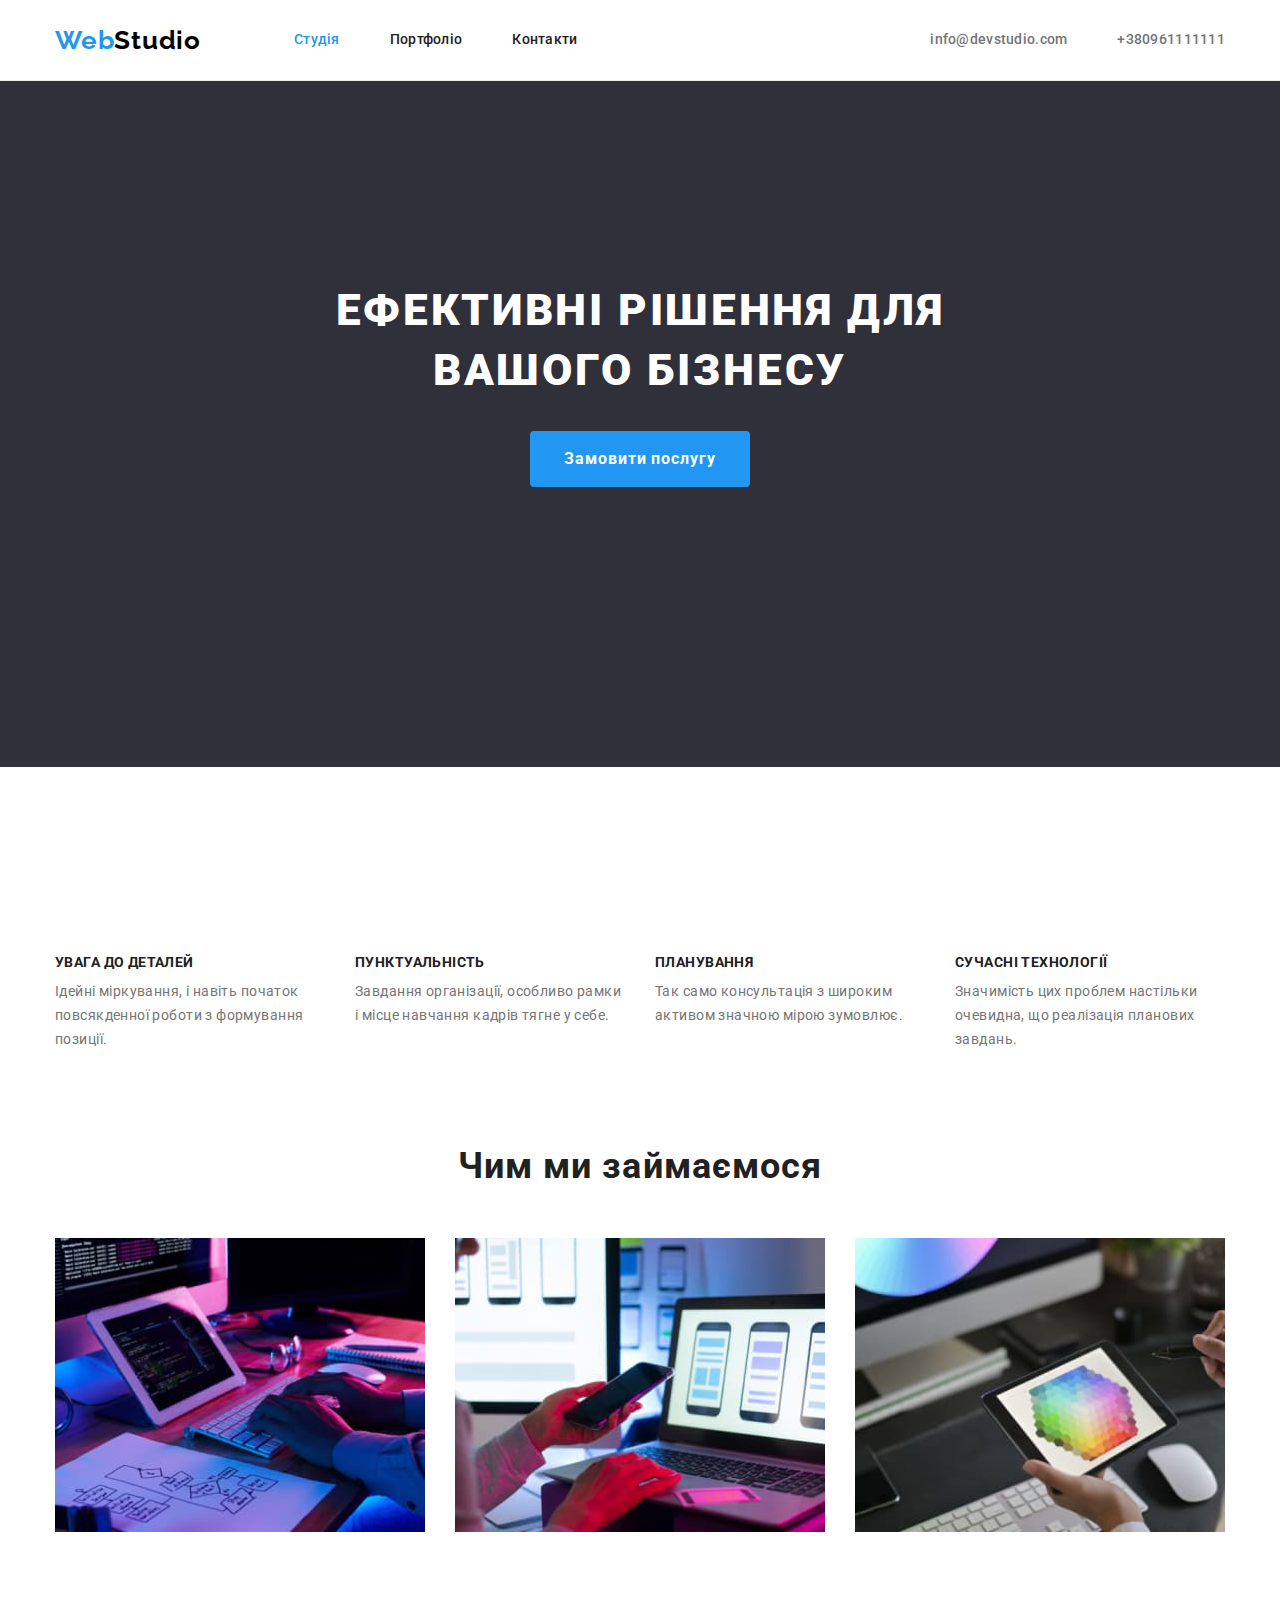
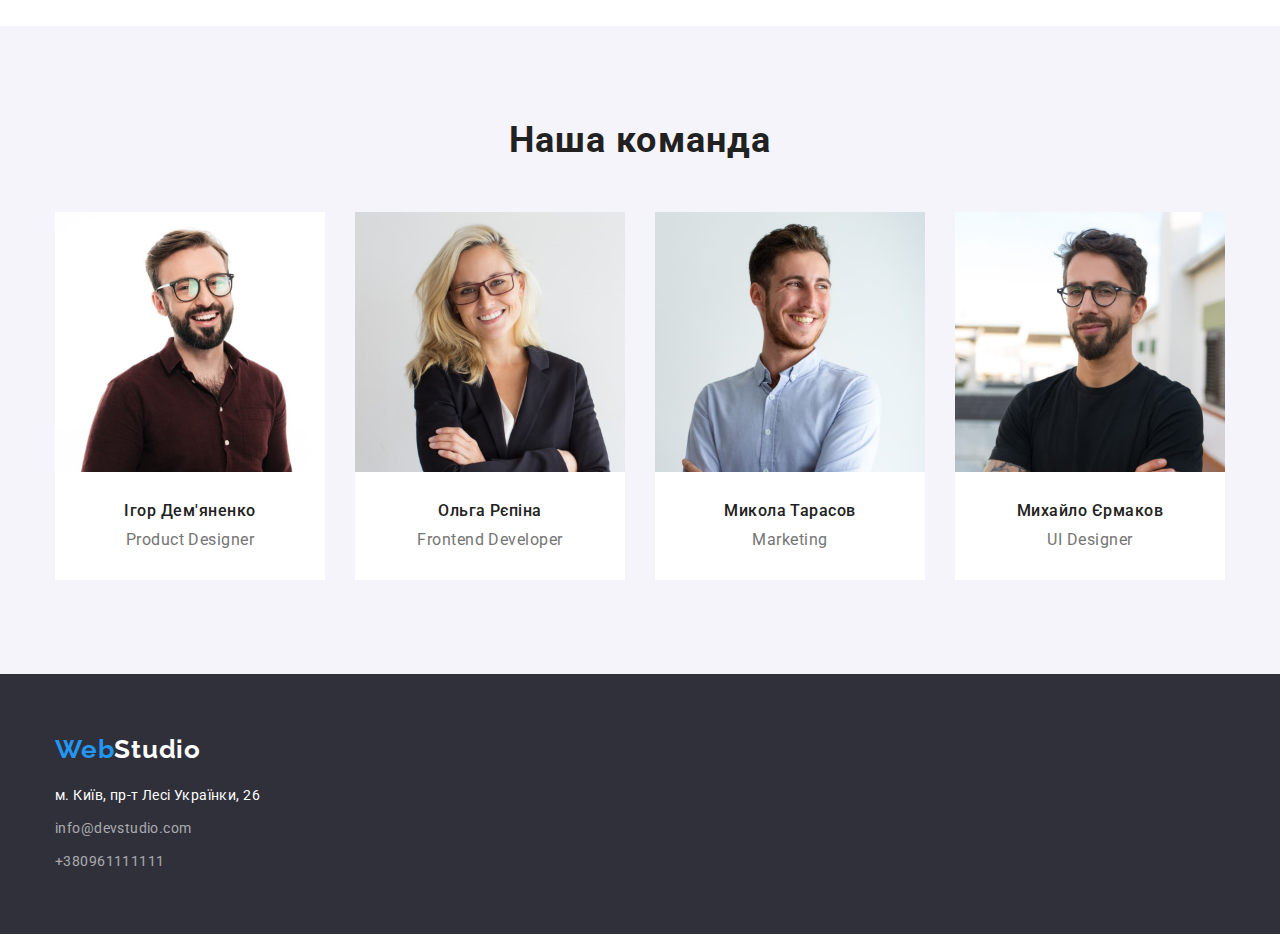
<file: index.html>
<!DOCTYPE html>
<html lang="uk">
<head>
    <meta charset="UTF-8">
    <meta http-equiv="X-UA-Compatible" content="IE=edge">
    <meta name="viewport" content="width=device-width, initial-scale=1.0">
    <title>Document</title>
    <link rel="preconnect" href="https://fonts.googleapis.com">
    <link rel="preconnect" href="https://fonts.gstatic.com" crossorigin>
    <link href="https://fonts.googleapis.com/css2?family=Raleway:wght@700&family=Roboto:wght@400;500;700;900&display=swap"
        rel="stylesheet">
    <link rel="stylesheet" href="https://cdnjs.cloudflare.com/ajax/libs/modern-normalize/1.1.0/modern-normalize.min.css">
    <link rel="stylesheet" href="./css/styles.css">
</head>
<body>
    <!-- верхня лінія -->
    <header class="header">
        <div class="container header-nav">
            <nav class="main-nav">
                <a class="logo" href="./index.html">Web<span class="partlogo">Studio</span></a>
                <ul class="site-nav list">
                    <li class="item"><a href="./index.html" class="link current">Студія</a></li>
                    <li class="item"><a href="./portfolio.html" class="link">Портфоліо</a></li>
                    <li class="item"><a href="" class="link">Контакти</a></li>
                </ul>
            </nav>
            <ul class="contact-nav list">
                <li class="item"><a href="mailto:info@devstudio.com" class="link">info@devstudio.com</a></li>
                <li class="item"><a href="tel:+380961111111" class="link">+380961111111</a></li>
            </ul>
        </div>
    </header>

    <main>
            <!-- герой  -->
            <section class="hero">
                <div class="container">
                    <h1 class="hero-title">Ефективні рішення для вашого бізнесу</h1>
                    <button type="button" class="button primary">Замовити послугу</button>
                </div>
            </section>
            
            <!-- оообливості -->
            <section class="section features">
                <div class="container">
                    <h2 class="section-title hide">Особливості</h2>
                    <ul class="features-list list">
                        <li class="features-item">
                            <h3 class="title">УВАГА ДО ДЕТАЛЕЙ</h3>
                            <p class="text">Ідейні міркування, і навіть початок повсякденної роботи з формування позиції.</p>
                        </li>
                        <li class="features-item">
                            <h3 class="title">ПУНКТУАЛЬНІСТЬ</h3>
                            <p class="text">Завдання організації, особливо рамки і місце навчання кадрів тягне у себе.</p>
                        </li>
                        <li class="features-item">
                            <h3 class="title">ПЛАНУВАННЯ</h3>
                            <p class="text">Так само консультація з широким активом значною мірою зумовлює.</p>
                        </li>
                        <li class="features-item">
                            <h3 class="title">СУЧАСНІ ТЕХНОЛОГІЇ</h3>
                            <p class="text">Значимість цих проблем настільки очевидна, що реалізація планових завдань.</p>
                        </li>
                    </ul>
                </div>
            </section>
            
            <!-- чим ми займаємось -->
            <section class="section">
                <div class="container">
                    <h2 class="section-title">Чим ми займаємося</h2>
                    <ul class="list about">
                        <li class="describe">
                            <img class="image" src="./images/photo1.jpeg" alt="верстання вебсторінки" width="370">
                        </li>
                        <li class="describe">
                            <img class="image" src="./images/photo2.jpeg" alt="створення дизайну сайта" width="370">
                        </li>
                        <li class="describe">
                            <img class="image" src="./images/photo3.jpeg" alt="створення графіки" width="370">
                        </li>
                    </ul>
                </div>
            </section>
            
            <!-- наша команда -->
            <section class="section team">
                <div class="container">
                    <h2 class="section-title">Наша команда</h2>
                    <ul class="team-list list">
                        <li class="team-card">
                            <img src="./images/photo4.jpeg" alt="член команди - Ігор" width="270">
                            <div class="team-info">
                                <h3 class="title">Ігор Дем'яненко</h3>
                                <p class="text">Product Designer</p>
                            </div>
                        </li>
                        <li class="team-card">
                            <img src="./images/photo5.jpeg" alt="член команди - Ольга" width="270">
                            <div class="team-info">
                                <h3 class="title">Ольга Рєпіна</h3>
                                <p class="text">Frontend Developer</p>
                            </div>
                        </li>
                        <li class="team-card">
                            <img src="./images/photo6.jpeg" alt="член команди - Микола" width="270">
                            <div class="team-info">
                                <h3 class="title">Микола Тарасов</h3>
                                <p class="text">Marketing</p>
                            </div>
                        </li>
                        <li class="team-card">
                            <img src="./images/photo7.jpeg" alt="член команди - Михайло" width="270">
                            <div class="team-info">
                                <h3 class="title">Михайло Єрмаков</h3>
                                <p class="text">UI Designer</p>
                            </div>
                        </li>
                    </ul>
                </div>
            </section>
    </main>

    <footer class="footer">
        <div class="container bottom">
            <a href="./index.html" class="second-logo">Web<span class="footer-logo">Studio</span></a>
            <address>
                <ul class="contact-footer list">
                    <li class="footer-li"><a href="https://www.google.com/maps/place/Lesi+Ukrainky+Blvd,+26,+Kyiv,+Ukraine,+02000/@50.4265807,30.5383858,17z/data=!3m1!4b1!4m5!3m4!1s0x40d4cf0e033ecbe9:0x57a4dffefec77da0!8m2!3d50.4265807!4d30.5383858"
                            target="_blank" rel="noopener noreferrer" class="link address">м. Київ, пр-т Лесі Українки, 26</a></li>
                    <li class="footer-li"><a href="mailto:info@devstudio.com" class="link">info@devstudio.com</a></li>
                    <li class="footer-li"><a href="tel:+380961111111" class="link">+380961111111</a></li>
                </ul>
            </address>
        </div>

    </footer>
</body>
</html>
</file>
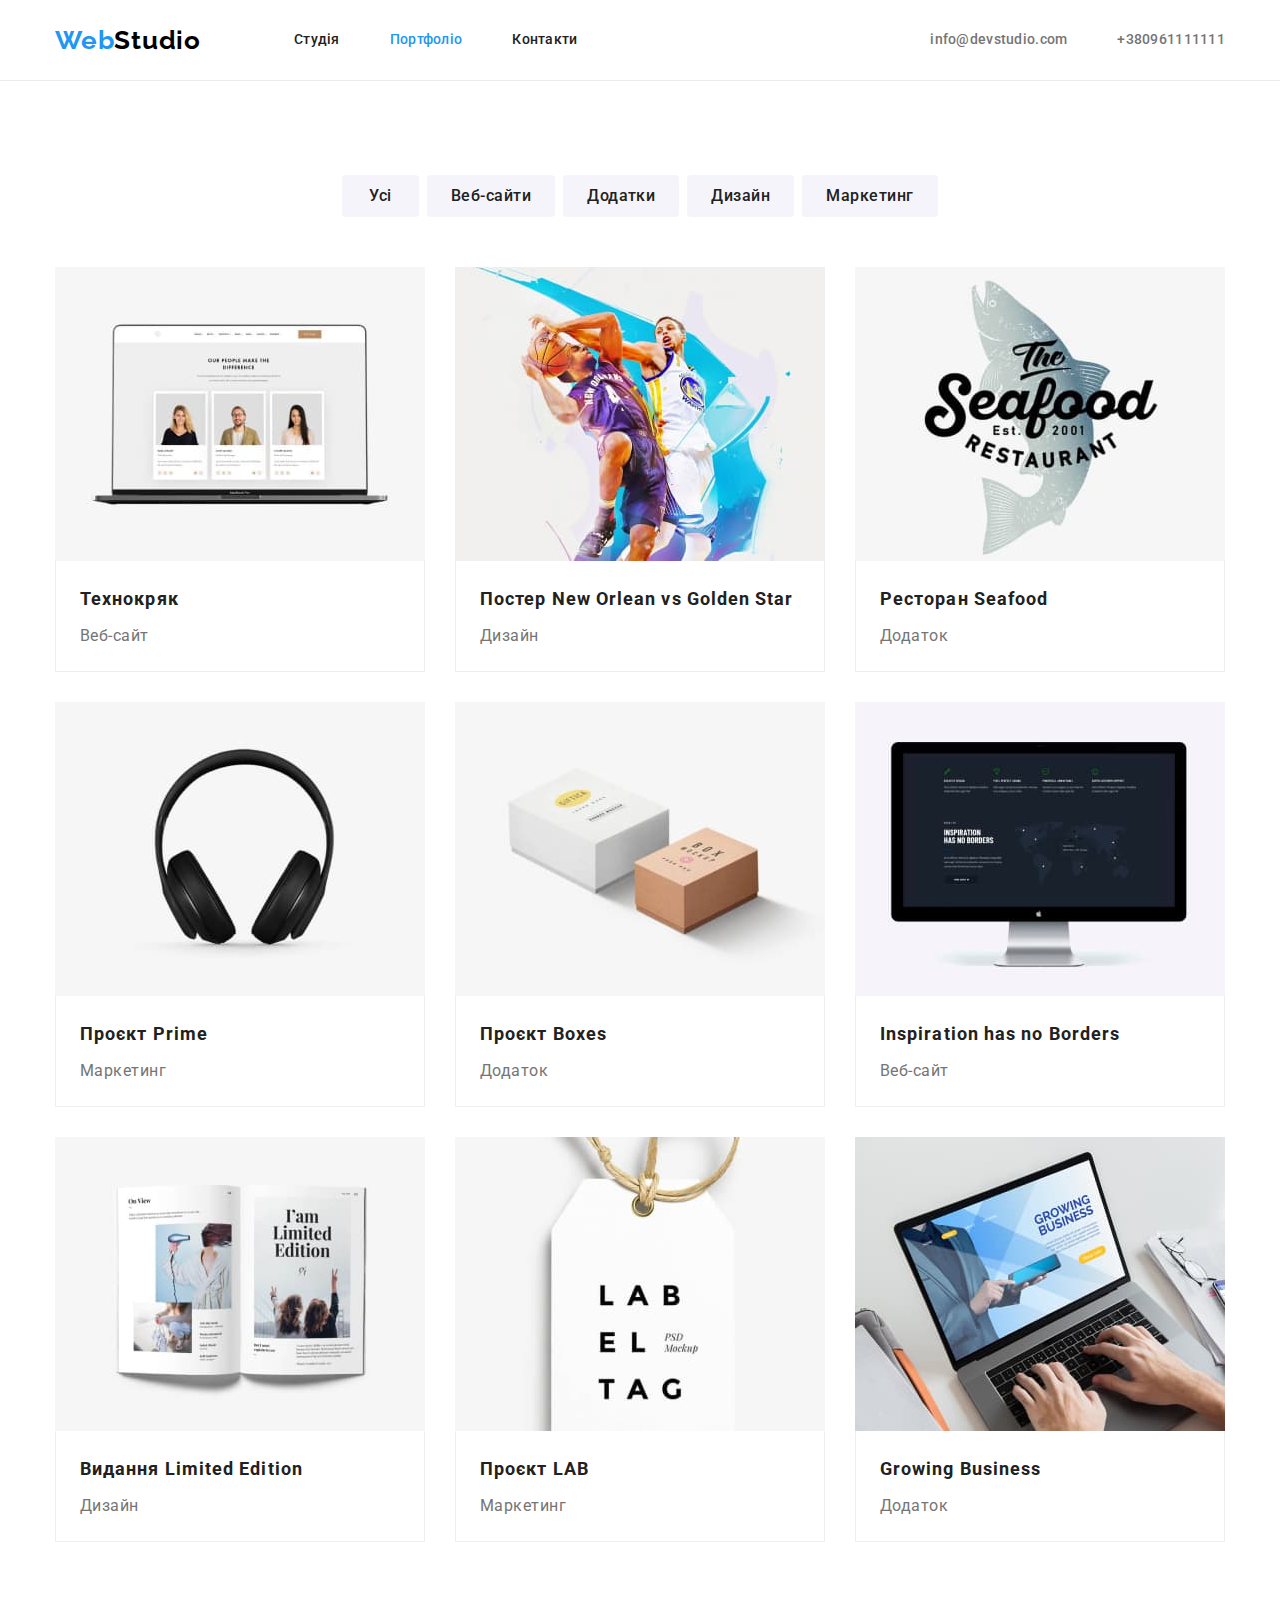
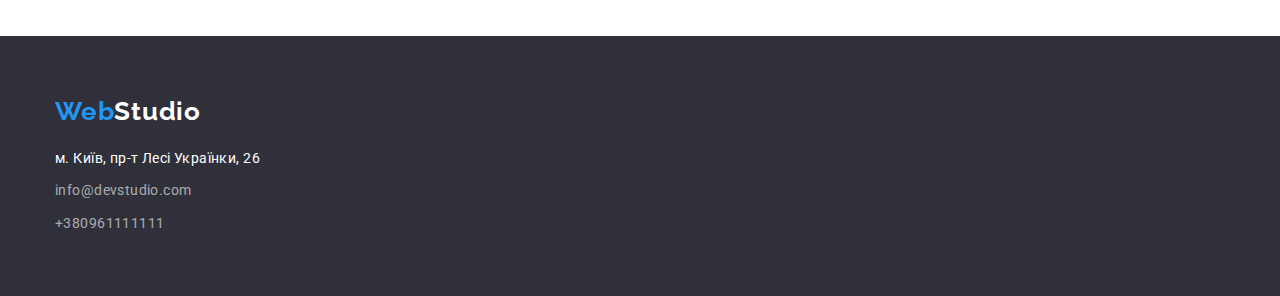
<file: portfolio.html>
<!DOCTYPE html>
<html lang="uk">
<head>
    <meta charset="UTF-8">
    <meta http-equiv="X-UA-Compatible" content="IE=edge">
    <meta name="viewport" content="width=device-width, initial-scale=1.0">
    <title>Document</title>
    <link rel="preconnect" href="https://fonts.googleapis.com">
    <link rel="preconnect" href="https://fonts.gstatic.com" crossorigin>
    <link href="https://fonts.googleapis.com/css2?family=Raleway:wght@700&family=Roboto:wght@400;500;700;900&display=swap"
        rel="stylesheet">
    <link rel="stylesheet" href="https://cdnjs.cloudflare.com/ajax/libs/modern-normalize/1.1.0/modern-normalize.min.css">
    <link rel="stylesheet" href="./css/styles.css">
</head>
<body>
    <!-- верхня лінія -->
    <header class="header">
        <div class="container header-nav">
            <nav class="main-nav">
                <a class="logo" href="./index.html">Web<span class="partlogo">Studio</span></a>
                <ul class="site-nav list">
                    <li class="item"><a href="./index.html" class="link">Студія</a></li>
                    <li class="item"><a href="./portfolio.html" class="link current">Портфоліо</a></li>
                    <li class="item"><a href="" class="link">Контакти</a></li>
                </ul>
            </nav>
            <ul class="contact-nav list">
                <li class="item"><a href="mailto:info@devstudio.com" class="link">info@devstudio.com</a></li>
                <li class="item"><a href="tel:+380961111111" class="link">+380961111111</a></li>
            </ul>
        </div>
    </header>

    <main>
        <section class="filters section">
            <div class="container">
                <ul class="list-filter list">
                    <li class="filter-li">
                        <button class="button different" type="button">Усі</button>
                    </li>
                    <li class="filter-li">
                        <button class="button secondary" type="button">Веб-сайти</button>
                    </li>
                    <li class="filter-li">
                        <button class="button secondary" type="button">Додатки</button>
                    </li>
                    <li class="filter-li">
                        <button class="button secondary" type="button">Дизайн</button>
                    </li>
                    <li class="filter-li">
                        <button class="button secondary" type="button">Маркетинг</button>
                    </li>
                </ul>
                
                <ul class="list-portfolio list">
                    <li class="element">
                        <a href="" class="link">
                            <img class="image" src="./images/photo8.jpeg" alt="ноутбук з веб-сайтом на екрані" width="370">
                            <div class="filters-info">
                                <h2 class="title">Технокряк</h2>
                                <p class="text">Веб-сайт</p>
                            </div>
                        </a>
                    </li>
                    <li class="element">
                        <a href="" class="link">
                            <img class="image" src="./images/photo9.jpeg" alt="гра в волейбол" width="370">
                            <div class="filters-info">
                                <h2 class="title">Постер New Orlean vs Golden Star</h2>
                                <p class="text">Дизайн</p>
                            </div>
                        </a>
                    </li>
                    <li class="element">
                        <a href="" class="link">
                            <img class="image" src="./images/photo10.jpeg" alt="логотип ресторану" width="370">
                            <div class="filters-info">
                                <h2 class="title">Ресторан Seafood</h2>
                                <p class="text">Додаток</p>
                            </div>
                        </a>
                    </li>
                    <li class="element">
                        <a href="" class="link">
                            <img class="image" src="./images/photo11.jpeg" alt="навушники" width="370">
                            <div class="filters-info">
                                <h2 class="title">Проєкт Prime</h2>
                                <p class="text">Маркетинг</p>
                            </div>
                        </a>
                    </li>
                    <li class="element">
                        <a href="" class="link">
                            <img class="image" src="./images/photo12.jpeg" alt="коробки" width="370">
                            <div class="filters-info">
                                <h2 class="title">Проєкт Boxes</h2>
                                <p class="text">Додаток</p>
                            </div>
                        </a>
                    </li>
                    <li class="element">
                        <a href="" class="link">
                            <img class="image" src="./images/photo13.jpeg" alt="монітор із веб-сайтом на екрані" width="370">
                            <div class="filters-info">
                                <h2 class="title">Inspiration has no Borders</h2>
                                <p class="text">Веб-сайт</p>
                            </div>
                        </a>
                    </li>
                    <li class="element">
                        <a href="" class="link">
                            <img class="image" src="./images/photo14.jpeg" alt="журнал" width="370">
                            <div class="filters-info">
                                <h2 class="title">Видання Limited Edition</h2>
                                <p class="text">Дизайн</p>
                            </div>
                        </a>
                    </li>
                    <li class="element">
                        <a href="" class="link">
                            <img class="image" src="./images/photo15.jpeg" alt="листівка" width="370">
                            <div class="filters-info">
                                <h2 class="title">Проєкт LAB</h2>
                                <p class="text">Маркетинг</p>
                            </div>
                        </a>
                    </li>
                    <li class="element">
                        <a href="" class="link">
                            <img class="image" src="./images/photo16.jpeg" alt="ноутбук з додатком на екрані" width="370">
                            <div class="filters-info">
                                <h2 class="title">Growing Business</h2>
                                <p class="text">Додаток</p>
                            </div>
                        </a>
                    </li>
                </ul>
            </div>
        </section>
    </main>

    <footer class="footer">
        <div class="container bottom">
            <a href="./index.html" class="second-logo">Web<span class="footer-logo">Studio</span></a>
            <address>
                <ul class="contact-footer list">
                    <li class="footer-li"><a
                            href="https://www.google.com/maps/place/Lesi+Ukrainky+Blvd,+26,+Kyiv,+Ukraine,+02000/@50.4265807,30.5383858,17z/data=!3m1!4b1!4m5!3m4!1s0x40d4cf0e033ecbe9:0x57a4dffefec77da0!8m2!3d50.4265807!4d30.5383858"
                            target="_blank" rel="noopener noreferrer" class="link address">м. Київ, пр-т Лесі Українки,
                            26</a></li>
                    <li class="footer-li"><a href="mailto:info@devstudio.com" class="link">info@devstudio.com</a></li>
                    <li class="footer-li"><a href="tel:+380961111111" class="link">+380961111111</a></li>
                </ul>
            </address>
        </div>
    
    </footer>
    
</body>
</html>
</file>
<file: css/styles.css>
:root {
    --primary-text-color: #757575;
    --title-text-color: #212121;
    --accent-color: #2196F3;
    --primary-white-color: #FFFFFF;
    --secondary-color: #F5F4FA;
    --transparent-white-color: rgba(255, 255, 255, 0.6);
    --indent: 30px;
    --items-count: 3;
    --footer-color: #2F303A;
    --border: #EEEEEE;
    --header: #ECECEC;
}



body {
    background-color: var(--primary-white-color);
    color: var(--primary-text-color);
    font-family: Roboto, sans-serif;
    font-size: 14px;
    line-height: 1.71;
}

img {
    display: block;
}



h1,h2,h3,h4,h5,h6,p {
    margin: 0;
}
.list {
    padding: 0;
    margin: 0;
    list-style: none;
}

.header {
border-bottom: 1px solid var(--header);
}

/* колір основного тексту #212121 */
/* вторинний колір #757575 */
/* акцент #2196F3 */

.container {
    margin-left: auto;
    margin-right: auto;
    width: 1200px;
    padding-left: 15px;
    padding-right: 15px;
}



/* logo */
.logo {
    color: var(--accent-color);
    font-family: 'Raleway', sans-serif;
    font-weight: 700;
    font-size: 26px;
    line-height: 1.19;
    letter-spacing: 0.03em;
    text-decoration: none;
}

.partlogo {
    color: #000000;
}

.header-nav {
    display: flex;
    align-items: center;
}

.main-nav {
    display: flex;
    align-items: center;
}

/* site-nav */

.site-nav {
    display: flex;
    margin-left: 93px;
}

.site-nav .item {
    margin-right: 50px;
}

.site-nav .item:last-child {
    margin-right: 0;
}

.site-nav .link {
    display: block;
    padding: 32px 0;
    color: var(--title-text-color);
    font-weight: 500;
    font-size: 14px;
    line-height: 1.14;
    letter-spacing: 0.02em;
    text-decoration: none;
}

.site-nav .link:hover, 
.site-nav .link:focus {
    color: var(--accent-color)
}

.site-nav .link.current {
    color: var(--accent-color);
}

/* contact-nav */

.contact-nav {
    display: flex;
    margin-left: auto;
}

.contact-nav .item + .item {
    margin-left: 50px;
}


.contact-nav .link {
    display: block;
    color: var(--primary-text-color);
    text-decoration: none;
    font-weight: 500;
    letter-spacing: 0.02em;
    padding: 32px 0;
    line-height: 1.14;
}

.contact-nav .link:hover {
    color: var(--accent-color);
}

.contact-nav .adress-link {
    font-weight: 500;
    font-size: 14px;
    line-height: 1.71;
    letter-spacing: 0.03em;
    color: #FFFFFF;
}

/* hero */

.hero {
    text-align: center;
    padding-top: 200px;
    padding-bottom: 280px;
    background-color: var(--footer-color)
}
.hero-title {
    width: 696px;
    margin: 0 auto;
    margin-bottom: 30px;
    color: var(--primary-white-color);
    font-weight: 900;
    font-size: 44px;
    line-height: 1.36;
    letter-spacing: 0.06em;
    text-transform: uppercase;
}

/* section */


.hide {
    position: absolute;
    width: 1px;
    height: 1px;
    margin: -1px;
    border: 0;
    padding: 0;
    white-space: nowrap;
    clip-path: inset(100%);
    clip: rect(0 0 0 0);
    overflow: hidden;
}
    /* visibility: hidden;
    height: 0; */

.section {
    padding-top: 94px;
    padding-bottom: 94px;
}

.team {
    background-color: var(--secondary-color);
}
.section-title {
    margin-top: 0;
    margin-bottom: 50px;
    color: var(--title-text-color);
    font-weight: 700;
    font-size: 36px;
    line-height: 1.16;
    text-align: center;
    letter-spacing: 0.03em;
}

/* features */

.features {
    padding-bottom: 0;
}

.features-list {
    display: flex;
    justify-items: center;
    margin-top: 94px;
}
.features-item {
    margin-right: 30px;
    width: 270px;
}

.features-item:last-child {
    margin-right: 0;
}

.features .title {

    margin-top: 0;
    margin-bottom: 10px;
    color: var(--title-text-color);
    font-weight: 700;
    font-size: 14px;
    line-height: 1.14;
    letter-spacing: 0.03em;
    text-transform: uppercase;
}

.features .text {
    margin-top: 0;
    margin-bottom: 0;
    font-weight: 400;
    font-size: 14px;
    line-height: 1.71;
    letter-spacing: 0.03em;
}

/* about */

.list.about {
    display: flex;
    justify-content: space-between;
}

.describe {
    margin-right: 30px;
}

.describe:last-child {
    margin-right: 0;
}

/* our team */

.team-info {
    padding-top: 30px;
    padding-bottom: 30px;
}



.team-list .title {
    margin-bottom: 10px;
    color: var(--title-text-color);
    font-weight: 500;
    font-size: 16px;
    line-height: 1.18;
    text-align: center;
    letter-spacing: 0.03em;
}

.team-list .text {
    font-weight: 400;
    font-size: 16px;
    line-height: 1.18;
    text-align: center;
    letter-spacing: 0.03em;
}

.team-list {
    display: flex;
}
.team-card {
    width: 270px;
    margin-right: 30px;
    background-color: var(--primary-white-color);
}

.team-card:last-child {
    margin-right: 0;
}

/* button */
.button {
    border-color: transparent;
    border-radius: 4px;
    padding: 11px 32px;
    color: var(--title-text-color);
    background-color: var(--primary-white-color);
    font-family: inherit;
    font-weight: 500;
    font-size: 14px;
    line-height: 1.14;
    letter-spacing: 0.02em;
}

.button.primary {
    background-color: var(--accent-color);
    color: var(--primary-white-color);
    font-weight: 700;
    font-size: 16px;
    line-height: 1.87;
    letter-spacing: 0.06em;
}

.button.secondary {
    border-color: transparent;
    border-radius: 4px;
    padding: 6px 22px;
    color: var(--title-text-color);
    background-color: var(--primary-white-color);
    font-family: inherit;
    font-weight: 500;
    font-size: 14px;
    line-height: 1.14;
    letter-spacing: 0.02em;
}

.button.different {
    border-color: transparent;
    border-radius: 4px;
    padding: 6px 25px;
    color: var(--title-text-color);
    background-color: var(--primary-white-color);
    font-family: inherit;
    font-weight: 500;
    font-size: 14px;
    line-height: 1.14;
    letter-spacing: 0.02em;
}



/* footer */

.footer {
    padding-top: 60px;
    padding-bottom: 60px;
    background-color: var(--footer-color);
}
.footer-li {
    margin-bottom: 9px;
}

.footer-li:last-child {
    margin-bottom: 0;
}

.footer-logo {
    color: var(--primary-white-color);
}

.second-logo {
    display: block;
    margin-bottom: 20px;
    color: var(--accent-color);
    font-family: 'Raleway', sans-serif;
    font-weight: 700;
    font-size: 26px;
    line-height: 1.19;
    letter-spacing: 0.03em;
    text-decoration: none;
}

.contact-footer .link {
    color: var(--transparent-white-color);
    font-size: 14px;
    line-height: 1.71;
    letter-spacing: 0.03em;
    text-decoration: none;
    font-style: normal;
}

.contact-footer .address {
    color: var(--primary-white-color);
}

.contact-footer .link:hover,
.contact-footer .link:focus {
    color: var(--accent-color);
}

/* portfolio main */

.list-portfolio,
.list-filter {
    display: flex;
    flex-wrap: wrap;
}
 .list-filter {
    justify-content: center;
    margin-bottom: 50px;
 }

 /* width: 575px; */

.filter-li {
    margin-right: 8px;
}

.image {
    display: block;
}

.filters-info {
    padding: 20px 24px;
    border: 1px solid var(--border);
    border-top: none;
}

.filter-li:last-child {
    margin-right: 0;
}

.element:nth-child(3n) {
    margin-right: 0;
}

.element {
    flex-basis: calc((100% - 60px) / 3);
    margin-right: 30px;
    margin-bottom: 30px;
}

/* border: 1px solid var(--border) */

.element:nth-last-child(-n + 3) {
    margin-bottom: 0;
}

.filters .button {
    background-color: var(--secondary-color);
    font-weight: 500;
    font-size: 16px;
    line-height: 1.62;
    text-align: center;
    letter-spacing: 0.03em;
    cursor: pointer;
}

.filters .button:hover,
.filters .button:focus {
    color: var(--primary-white-color);
    background-color: var(--accent-color);
}

.filters .title {
    margin-bottom: 4px;
    color: var(--title-text-color);
    font-weight: 700;
    font-size: 18px;
    line-height: 2;
    letter-spacing: 0.06em;
    text-decoration: none;
}

.filters .link {
    text-decoration: none;
}

.filters .text {
    color: var(--primary-text-color);
    font-size: 16px;
    line-height: 1.87;
    letter-spacing: 0.03em;
}
</file>
